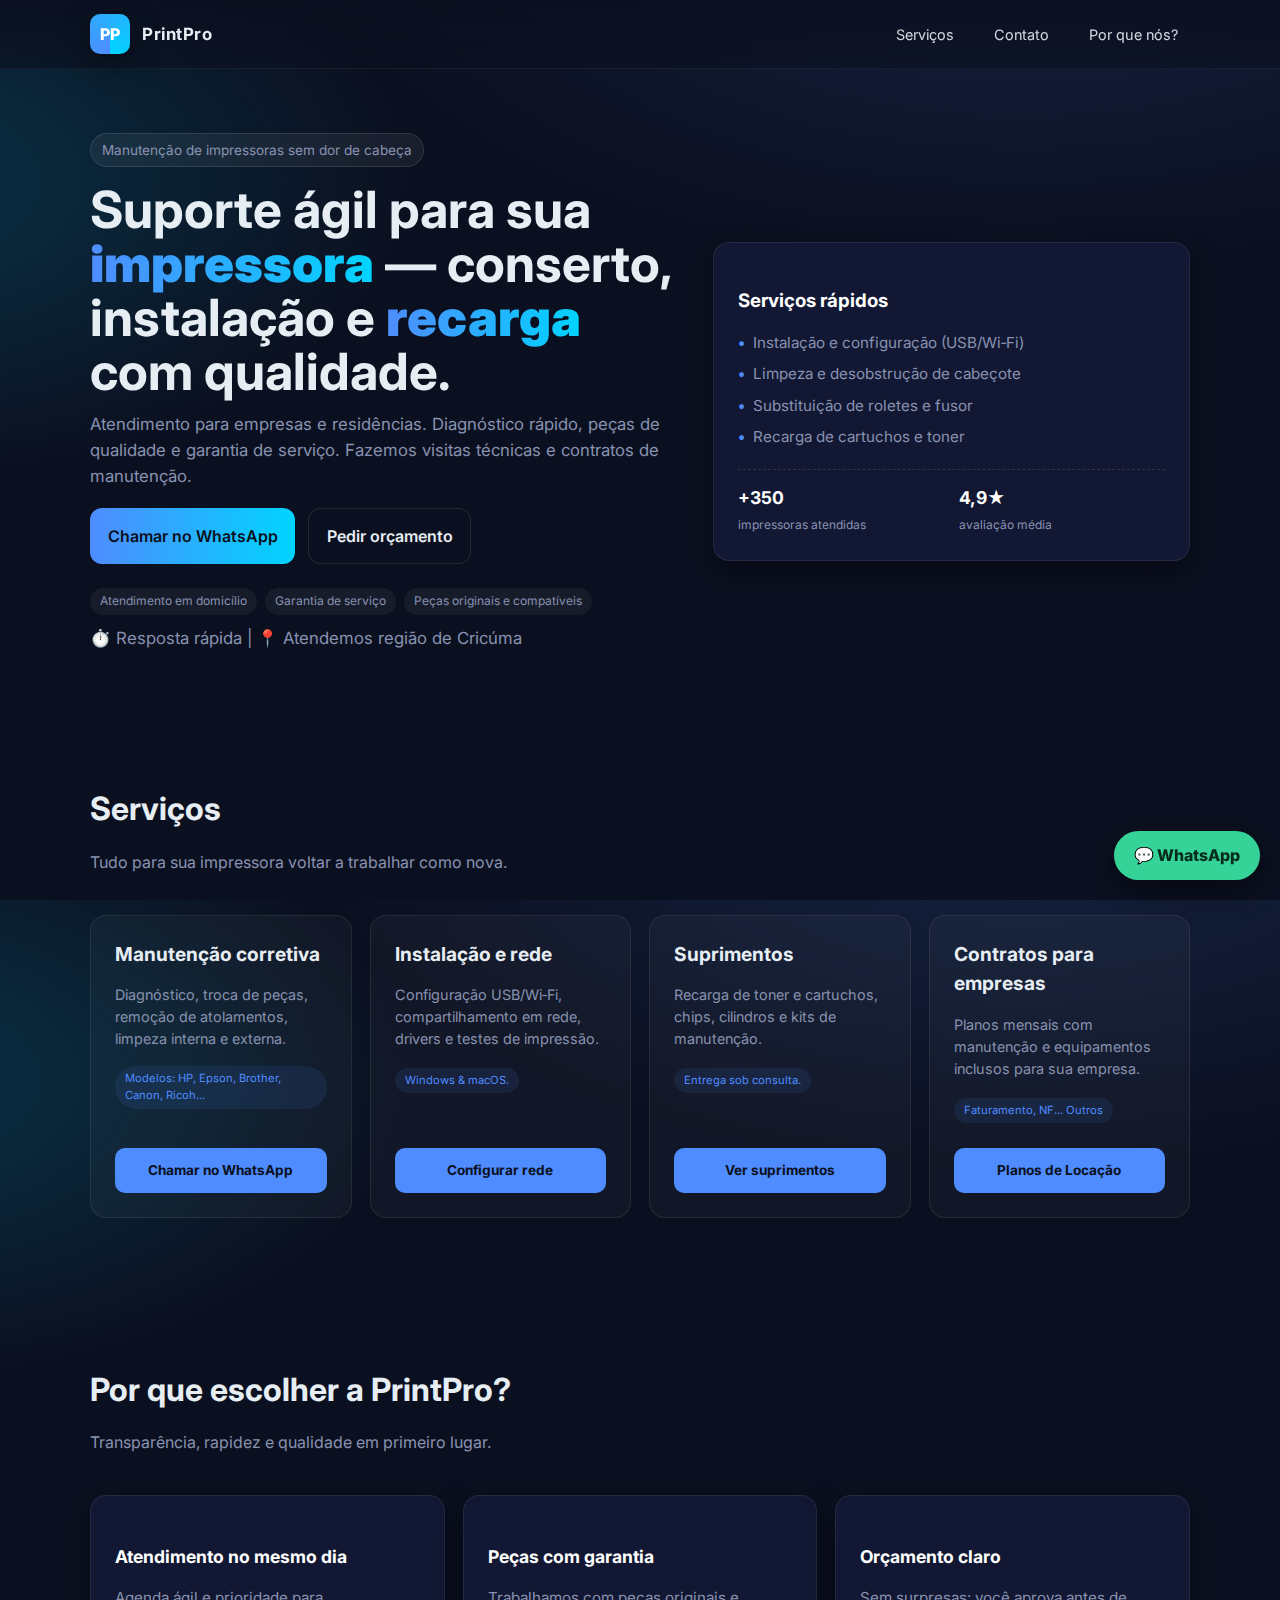
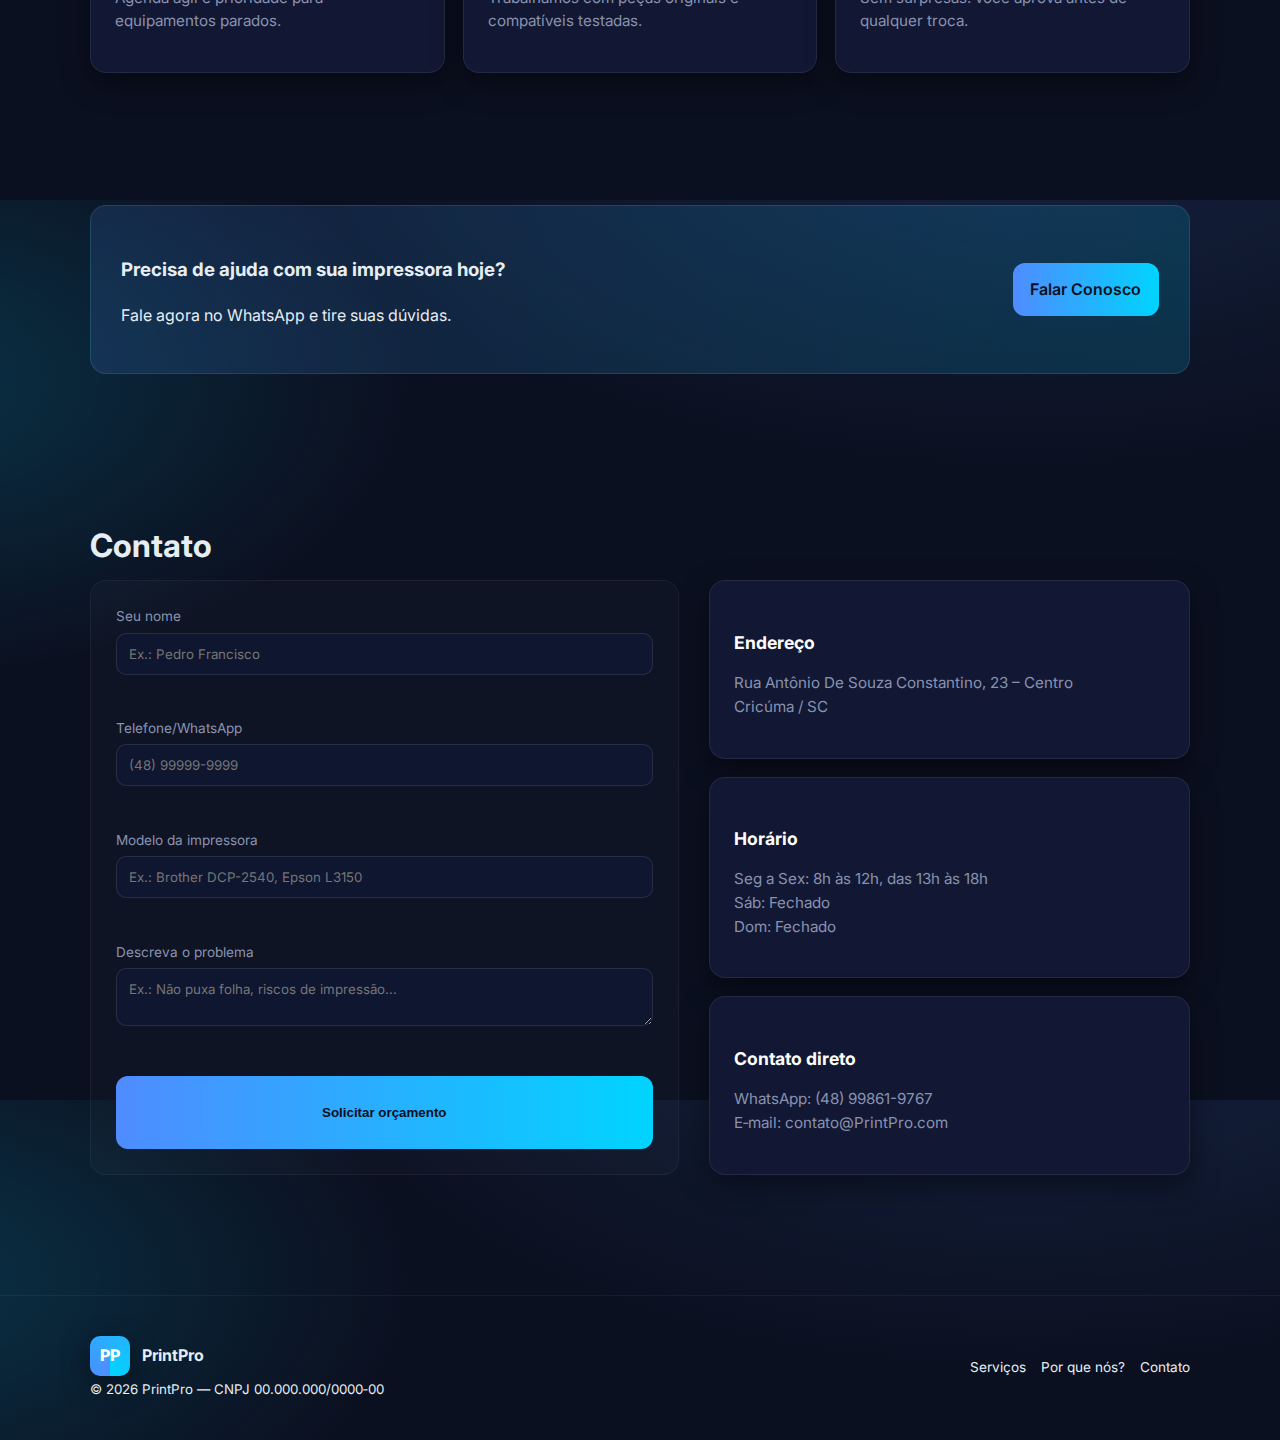
<file: index.html>
<!DOCTYPE html>
<html lang="pt-BR">
<head>
  <meta charset="UTF-8" />
  <meta name="viewport" content="width=device-width, initial-scale=1" />
  <title>PrintPro – Manutenção de Impressoras</title>
  <meta name="description" content="PrintPro: manutenção de impressoras, instalação, recarga de cartuchos e contratos de suporte para empresas e residências." />
  <link rel="preconnect" href="https://fonts.googleapis.com">
  <link rel="preconnect" href="https://fonts.gstatic.com" crossorigin>
  <link href="https://fonts.googleapis.com/css2?family=Inter:wght@300;400;500;600;700;800&display=swap" rel="stylesheet">
  <link rel="stylesheet" href="style.css">
</head>
<body>
  <header>
    <div class="wrap nav">
      <a class="brand" href="#topo" aria-label="PrintPro">
        <div class="logo" aria-hidden="true"><span>PP</span></div>
        <h1>PrintPro</h1>
      </a>
      <nav aria-label="Navegação principal">
        <ul>
          <li><a href="#servicos">Serviços</a></li>
          <li><a href="#contato">Contato</a></li>
          <li><a href="#diferenciais">Por que nós?</a></li>
        </ul>
      </nav>
    </div>
  </header>

  <main id="topo" class="wrap hero">
    <div class="grid">
      <div>
        <span class="kicker">Manutenção de impressoras sem dor de cabeça</span>
        <h2 class="title">Suporte ágil para sua <strong>impressora</strong> — conserto, instalação e <strong>recarga</strong> com qualidade.</h2>
        <p>Atendimento para empresas e residências. Diagnóstico rápido, peças de qualidade e garantia de serviço. Fazemos visitas técnicas e contratos de manutenção.</p>
        <div class="cta">
          <a class="btn primary" href="https://wa.me/5548998619767" target="_blank" rel="noopener">Chamar no WhatsApp</a>
          <a class="btn" href="#contato">Pedir orçamento</a>
        </div>
        <div class="badges">
          <span class="badge">Atendimento em domicílio</span>
          <span class="badge">Garantia de serviço</span>
          <span class="badge">Peças originais e compatíveis</span>
        </div>
        <p class="note">⏱️ Resposta rápida | 📍 Atendemos região de Cricúma</p>
      </div>

      <aside class="hero-card desktop-only" aria-label="Resumo de serviços">
        <h3>Serviços rápidos</h3>
        <ul>
          <li>Instalação e configuração (USB/Wi‑Fi)</li>
          <li>Limpeza e desobstrução de cabeçote</li>
          <li>Substituição de roletes e fusor</li>
          <li>Recarga de cartuchos e toner</li>
        </ul>
        <div class="stat">
          <div>
            <strong>+350</strong>
            <small>impressoras atendidas</small>
          </div>
          <div>
            <strong>4,9★</strong>
            <small>avaliação média</small>
          </div>
        </div>
      </aside>
    </div>
  </main>

  <section id="servicos" class="wrap">
    <h2 class="section-title">Serviços</h2>
    <p class="section-sub">Tudo para sua impressora voltar a trabalhar como nova.</p>
    <div class="cards">
      
      <div class="card">
        <div class="card-content">
          <h3>Manutenção corretiva</h3>
          <p>Diagnóstico, troca de peças, remoção de atolamentos, limpeza interna e externa.</p>
          <div class="chip">Modelos: HP, Epson, Brother, Canon, Ricoh...</div>
        </div>
        <a href="https://wa.me/5548998619767" target="_blank" class="btn-card">Chamar no WhatsApp</a>
      </div>

      <div class="card">
        <div class="card-content">
          <h3>Instalação e rede</h3>
          <p>Configuração USB/Wi‑Fi, compartilhamento em rede, drivers e testes de impressão.</p>
          <div class="chip">Windows & macOS.</div>
        </div>
        <a href="https://wa.me/5548998619767" target="_blank" class="btn-card">Configurar rede</a>
      </div>

      <div class="card">
        <div class="card-content">
          <h3>Suprimentos</h3>
          <p>Recarga de toner e cartuchos, chips, cilindros e kits de manutenção.</p>
          <div class="chip">Entrega sob consulta.</div>
        </div>
        <a href="suprimentos.html" class="btn-card">Ver suprimentos</a>
      </div>

      <div class="card">
        <div class="card-content">
          <h3>Contratos para empresas</h3>
          <p>Planos mensais com manutenção e equipamentos inclusos para sua empresa.</p>
          <div class="chip">Faturamento, NF... Outros</div>
        </div>
        <a href="contratos.html" class="btn-card">Planos de Locação</a>
      </div>
    </div>
  </section>

  <div class="wrap mobile-only">
    <aside class="hero-card">
      <h3>Serviços rápidos</h3>
      <ul>
        <li>Instalação e configuração (USB/Wi‑Fi)</li>
        <li>Limpeza e desobstrução de cabeçote</li>
        <li>Substituição de roletes e fusor</li>
        <li>Recarga de cartuchos e toner</li>
      </ul>
      <div class="stat">
        <div>
          <strong>+350</strong>
          <small>impressoras atendidas</small>
        </div>
        <div>
          <strong>4,9★</strong>
          <small>avaliação média</small>
        </div>
      </div>
    </aside>
  </div>

  <section id="diferenciais" class="wrap">
    <h2 class="section-title">Por que escolher a PrintPro?</h2>
    <p class="section-sub">Transparência, rapidez e qualidade em primeiro lugar.</p>
    <div class="features">
      <div class="feature">
        <h4>Atendimento no mesmo dia</h4>
        <p>Agenda ágil e prioridade para equipamentos parados.</p>
      </div>
      <div class="feature">
        <h4>Peças com garantia</h4>
        <p>Trabalhamos com peças originais e compatíveis testadas.</p>
      </div>
      <div class="feature">
        <h4>Orçamento claro</h4>
        <p>Sem surpresas: você aprova antes de qualquer troca.</p>
      </div>
    </div>
  </section>

  <section class="wrap">
    <div class="cta-block">
      <div>
        <h3>Precisa de ajuda com sua impressora hoje?</h3>
        <p>Fale agora no WhatsApp e tire suas dúvidas.</p>
      </div>
      <div>
        <a class="btn primary" href="https://wa.me/5548998619767" target="_blank" rel="noopener">Falar Conosco</a>
      </div>
    </div>
  </section>

  <section id="contato" class="wrap">
    <h2 class="section-title">Contato</h2>
    <div class="contact">
      <form onsubmit="event.preventDefault(); alert('Obrigado! Entraremos em contato em breve.');">
        <div>
          <label for="nome">Seu nome</label>
          <input id="nome" name="nome" placeholder="Ex.: Pedro Francisco" required>
        </div>
        <div>
          <label for="tel">Telefone/WhatsApp</label>
          <input id="tel" name="tel" placeholder="(48) 99999-9999" required>
        </div>
        <div>
          <label for="equip">Modelo da impressora</label>
          <input id="equip" name="equip" placeholder="Ex.: Brother DCP-2540, Epson L3150" required>
        </div>
        <div>
          <label for="msg">Descreva o problema</label>
          <textarea id="msg" name="msg" placeholder="Ex.: Não puxa folha, riscos de impressão..."></textarea>
        </div>
        <button class="btn primary" type="submit">Solicitar orçamento</button>
      </form>

      <aside>
        <div class="ajuste">
          <div class="feature">
            <h4>Endereço</h4>
            <p>Rua Antônio De Souza Constantino, 23 – Centro<br/>Cricúma / SC</p>
          </div>
          <div class="feature">
            <h4>Horário</h4>
            <p>Seg a Sex: 8h às 12h, das 13h às 18h<br/>Sáb: Fechado<br/>Dom: Fechado</p>
          </div>
          <div class="feature">
            <h4>Contato direto</h4>
            <p>WhatsApp: (48) 99861-9767<br/>E‑mail: contato@PrintPro.com</p>
          </div>
        </div>
      </aside>
    </div>
  </section>

  <footer>
    <div class="wrap foot">
      <div>
        <div class="brand">
          <div class="logo" aria-hidden="true"><span>PP</span></div>
          <strong>PrintPro</strong>
        </div>
        <small>© <span id="year"></span> PrintPro — CNPJ 00.000.000/0000‑00</small>
      </div>
      <div class="mini">
        <a href="#servicos">Serviços</a>
        <a href="#diferenciais">Por que nós?</a>
        <a href="#contato">Contato</a>
      </div>
    </div>
  </footer>

  <a class="wpp" href="https://wa.me/5548998619767" target="_blank" rel="noopener" aria-label="WhatsApp PrintPro">💬 WhatsApp</a>

  <script>
    document.getElementById('year').textContent = new Date().getFullYear();
  </script>
</body>
</html>
</file>
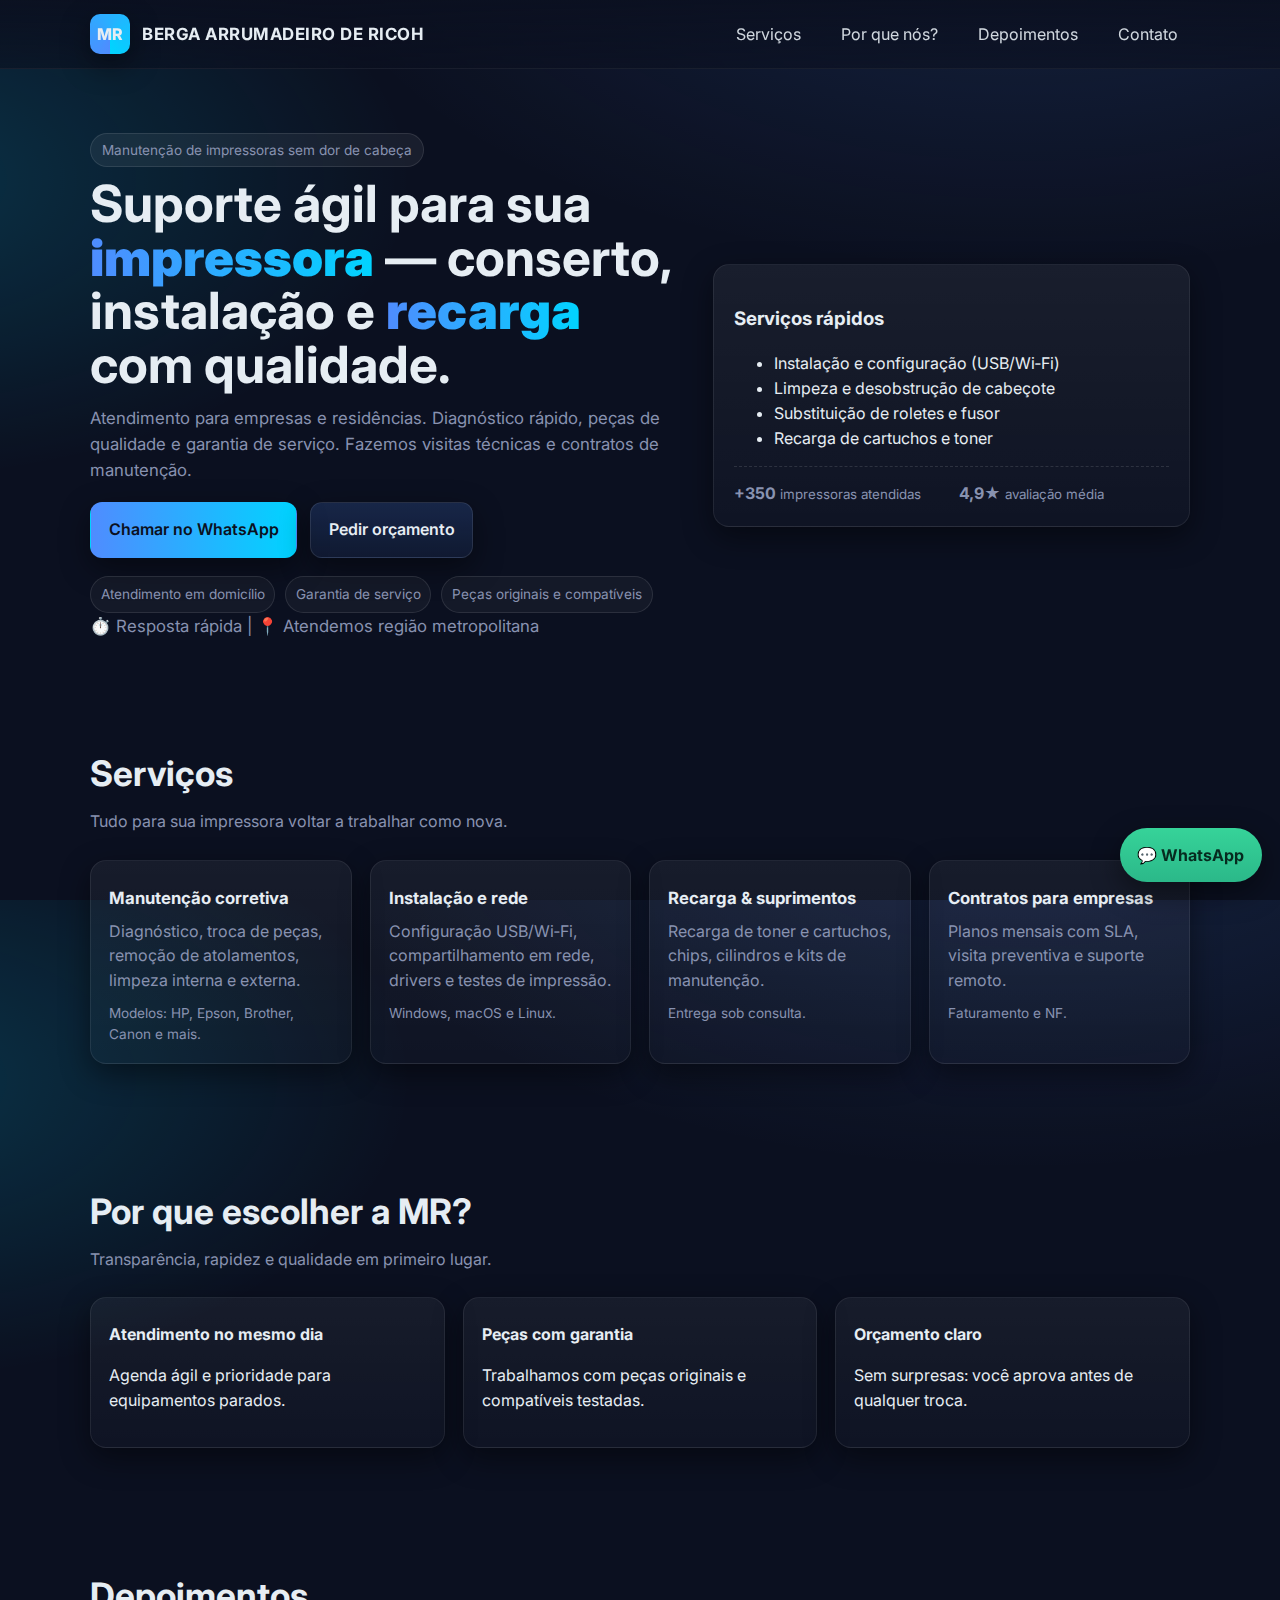
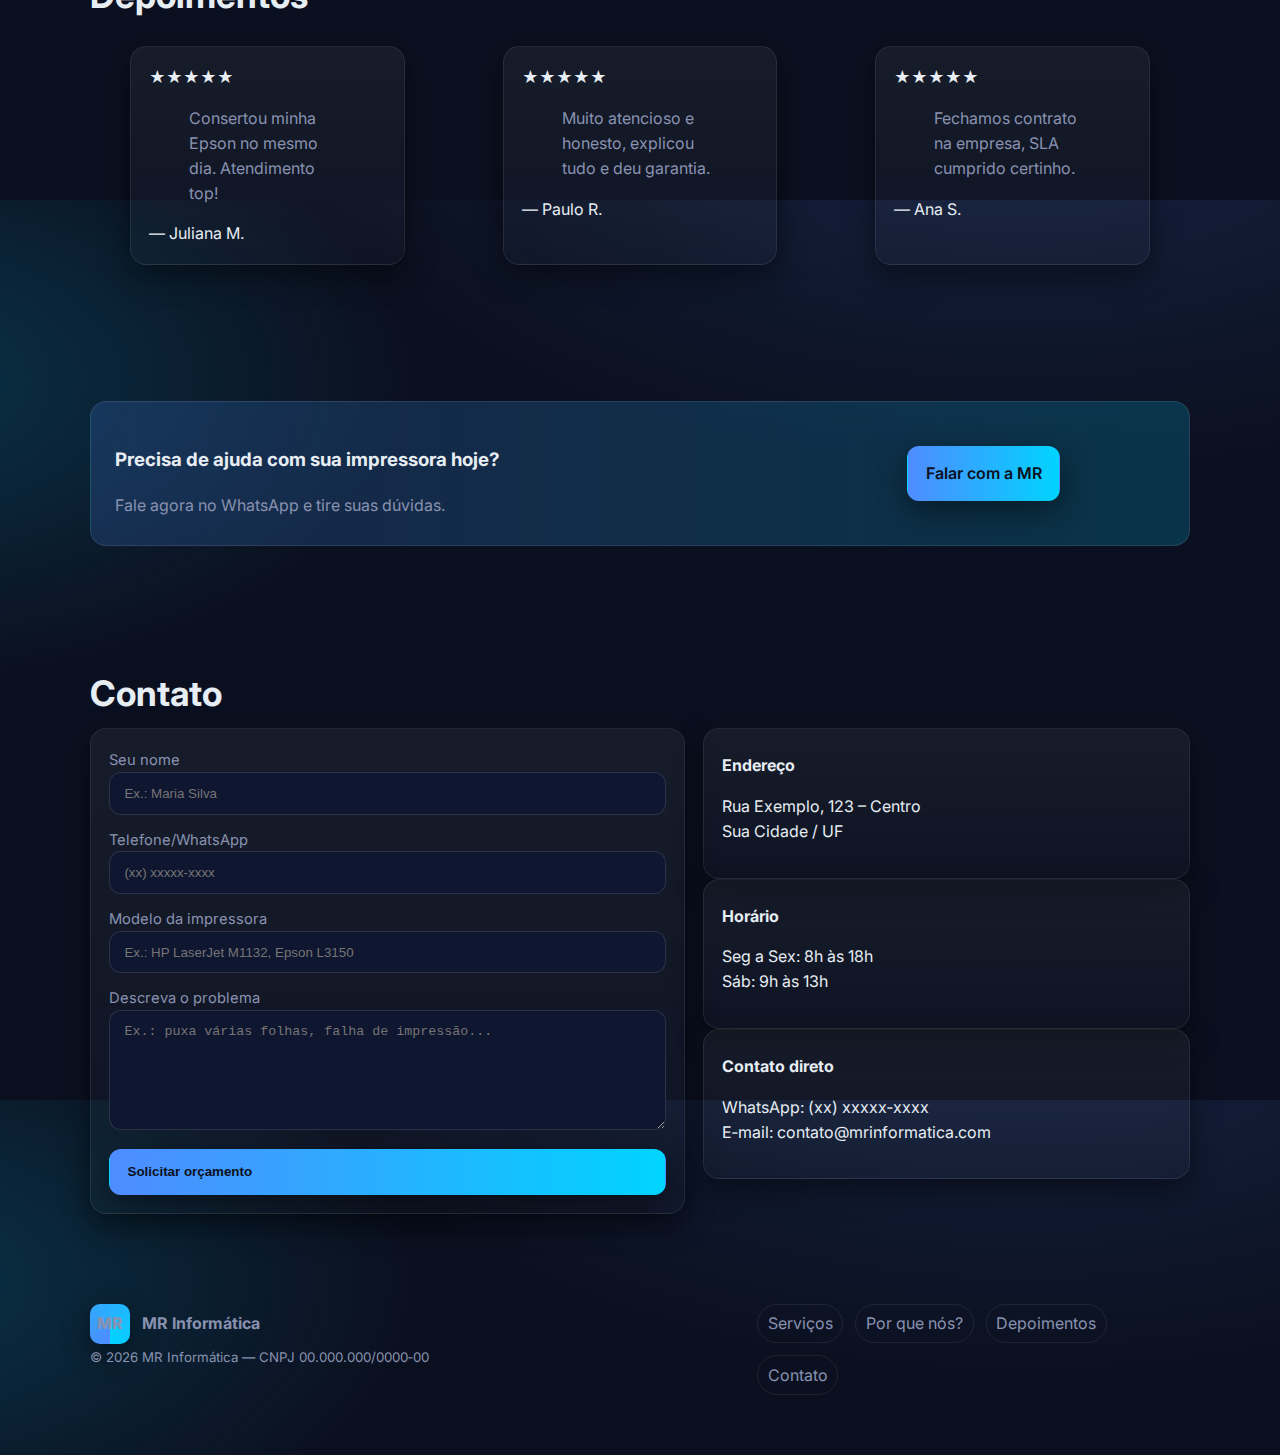
<file: berga.html>
<!DOCTYPE html>
<html lang="pt-BR">
<head>
  <meta charset="UTF-8" />
  <meta name="viewport" content="width=device-width, initial-scale=1" />
  <title>MR Informática – Manutenção de Impressoras</title>
  <meta name="description" content="MR Informática: manutenção de impressoras, instalação, recarga de cartuchos e contratos de suporte para empresas e residências." />
  <link rel="preconnect" href="https://fonts.googleapis.com">
  <link rel="preconnect" href="https://fonts.gstatic.com" crossorigin>
  <link href="https://fonts.googleapis.com/css2?family=Inter:wght@300;400;500;600;700;800&display=swap" rel="stylesheet">
  <link rel="stylesheet" href="berga.css">
</head>
<body>
  <!-- Header -->
  <header>
    <div class="wrap nav">
      <a class="brand" href="#topo" aria-label="MR Informática">
        <div class="logo" aria-hidden="true"><span>MR</span></div>
        <h1>BERGA ARRUMADEIRO DE RICOH</h1>
      </a>
      <nav aria-label="Navegação principal">
        <ul>
          <li><a href="#servicos">Serviços</a></li>
          <li><a href="#diferenciais">Por que nós?</a></li>
          <li><a href="#depoimentos">Depoimentos</a></li>
          <li><a href="#contato">Contato</a></li>
        </ul>
      </nav>
    </div>
  </header>

  <!-- Hero -->
  <main id="topo" class="wrap hero">
    <div class="grid">
      <div>
        <span class="kicker">Manutenção de impressoras sem dor de cabeça</span>
        <h2 class="title">Suporte ágil para sua <strong>impressora</strong> — conserto, instalação e <strong>recarga</strong> com qualidade.</h2>
        <p>Atendimento para empresas e residências. Diagnóstico rápido, peças de qualidade e garantia de serviço. Fazemos visitas técnicas e contratos de manutenção.</p>
        <div class="cta">
          <a class="btn primary" href="https://wa.me/5599999999999" target="_blank" rel="noopener">Chamar no WhatsApp</a>
          <a class="btn" href="#contato">Pedir orçamento</a>
        </div>
        <div class="badges">
          <span class="badge">Atendimento em domicílio</span>
          <span class="badge">Garantia de serviço</span>
          <span class="badge">Peças originais e compatíveis</span>
        </div>
        <p class="note">⏱️ Resposta rápida | 📍 Atendemos região metropolitana</p>
      </div>
      <aside class="hero-card" aria-label="Resumo de serviços">
        <h3>Serviços rápidos</h3>
        <ul>
          <li>Instalação e configuração (USB/Wi‑Fi)</li>
          <li>Limpeza e desobstrução de cabeçote</li>
          <li>Substituição de roletes e fusor</li>
          <li>Recarga de cartuchos e toner</li>
        </ul>
        <div class="stat">
          <div>
            <strong>+350</strong>
            <small>impressoras atendidas</small>
          </div>
          <div>
            <strong>4,9★</strong>
            <small>avaliação média</small>
          </div>
        </div>
      </aside>
    </div>
  </main>

  <!-- Serviços -->
  <section id="servicos" class="wrap">
    <h2 class="section-title">Serviços</h2>
    <p class="section-sub">Tudo para sua impressora voltar a trabalhar como nova.</p>
    <div class="cards">
      <article class="card">
        <h3>Manutenção corretiva</h3>
        <p>Diagnóstico, troca de peças, remoção de atolamentos, limpeza interna e externa.</p>
        <div class="chip">Modelos: HP, Epson, Brother, Canon e mais.</div>
      </article>
      <article class="card">
        <h3>Instalação e rede</h3>
        <p>Configuração USB/Wi‑Fi, compartilhamento em rede, drivers e testes de impressão.</p>
        <div class="chip">Windows, macOS e Linux.</div>
      </article>
      <article class="card">
        <h3>Recarga & suprimentos</h3>
        <p>Recarga de toner e cartuchos, chips, cilindros e kits de manutenção.</p>
        <div class="chip">Entrega sob consulta.</div>
      </article>
      <article class="card">
        <h3>Contratos para empresas</h3>
        <p>Planos mensais com SLA, visita preventiva e suporte remoto.</p>
        <div class="chip">Faturamento e NF.</div>
      </article>
    </div>
  </section>

  <!-- Diferenciais -->
  <section id="diferenciais" class="wrap">
    <h2 class="section-title">Por que escolher a MR?</h2>
    <p class="section-sub">Transparência, rapidez e qualidade em primeiro lugar.</p>
    <div class="features">
      <div class="feature">
        <h4>Atendimento no mesmo dia</h4>
        <p>Agenda ágil e prioridade para equipamentos parados.</p>
      </div>
      <div class="feature">
        <h4>Peças com garantia</h4>
        <p>Trabalhamos com peças originais e compatíveis testadas.</p>
      </div>
      <div class="feature">
        <h4>Orçamento claro</h4>
        <p>Sem surpresas: você aprova antes de qualquer troca.</p>
      </div>
    </div>
  </section>

  <!-- Depoimentos -->
  <section id="depoimentos" class="wrap">
    <h2 class="section-title">Depoimentos</h2>
    <div class="testimonials">
      <figure class="quote">
        <div class="stars">★★★★★</div>
        <blockquote>
          <p>Consertou minha Epson no mesmo dia. Atendimento top!</p>
        </blockquote>
        <figcaption>— Juliana M.</figcaption>
      </figure>
      <figure class="quote">
        <div class="stars">★★★★★</div>
        <blockquote>
          <p>Muito atencioso e honesto, explicou tudo e deu garantia.</p>
        </blockquote>
        <figcaption>— Paulo R.</figcaption>
      </figure>
      <figure class="quote">
        <div class="stars">★★★★★</div>
        <blockquote>
          <p>Fechamos contrato na empresa, SLA cumprido certinho.</p>
        </blockquote>
        <figcaption>— Ana S.</figcaption>
      </figure>
    </div>
  </section>

  <!-- CTA bloco -->
  <section class="wrap">
    <div class="cta-block">
      <div>
        <h3>Precisa de ajuda com sua impressora hoje?</h3>
        <p>Fale agora no WhatsApp e tire suas dúvidas.</p>
      </div>
      <div>
        <a class="btn primary" href="https://wa.me/5599999999999" target="_blank" rel="noopener">Falar com a MR</a>
      </div>
    </div>
  </section>

  <!-- Contato -->
  <section id="contato" class="wrap">
    <h2 class="section-title">Contato</h2>
    <div class="contact">
      <form onsubmit="event.preventDefault(); alert('Obrigado! Entraremos em contato em breve.');">
        <div>
          <label for="nome">Seu nome</label>
          <input id="nome" name="nome" placeholder="Ex.: Maria Silva" required>
        </div>
        <div>
          <label for="tel">Telefone/WhatsApp</label>
          <input id="tel" name="tel" placeholder="(xx) xxxxx-xxxx" required>
        </div>
        <div>
          <label for="equip">Modelo da impressora</label>
          <input id="equip" name="equip" placeholder="Ex.: HP LaserJet M1132, Epson L3150" required>
        </div>
        <div>
          <label for="msg">Descreva o problema</label>
          <textarea id="msg" name="msg" placeholder="Ex.: puxa várias folhas, falha de impressão..."></textarea>
        </div>
        <button class="btn primary" type="submit">Solicitar orçamento</button>
      </form>

      <aside>
        <div class="feature">
          <h4>Endereço</h4>
          <p>Rua Exemplo, 123 – Centro<br/>Sua Cidade / UF</p>
        </div>
        <div class="feature">
          <h4>Horário</h4>
          <p>Seg a Sex: 8h às 18h<br/>Sáb: 9h às 13h</p>
        </div>
        <div class="feature">
          <h4>Contato direto</h4>
          <p>WhatsApp: (xx) xxxxx‑xxxx<br/>E‑mail: contato@mrinformatica.com</p>
        </div>
      </aside>
    </div>
  </section>

  <!-- Footer -->
  <footer>
    <div class="wrap foot">
      <div>
        <div class="brand">
          <div class="logo" aria-hidden="true"><span>MR</span></div>
          <strong>MR Informática</strong>
        </div>
        <small>© <span id="year"></span> MR Informática — CNPJ 00.000.000/0000‑00</small>
      </div>
      <div class="mini">
        <a href="#servicos">Serviços</a>
        <a href="#diferenciais">Por que nós?</a>
        <a href="#depoimentos">Depoimentos</a>
        <a href="#contato">Contato</a>
      </div>
    </div>
  </footer>

  <!-- WhatsApp Floating -->
  <a class="wpp" href="https://wa.me/5599999999999" target="_blank" rel="noopener" aria-label="WhatsApp MR Informática">💬 WhatsApp</a>

  <script>
    document.getElementById('year').textContent = new Date().getFullYear();
  </script>
</body>
</html>
</file>
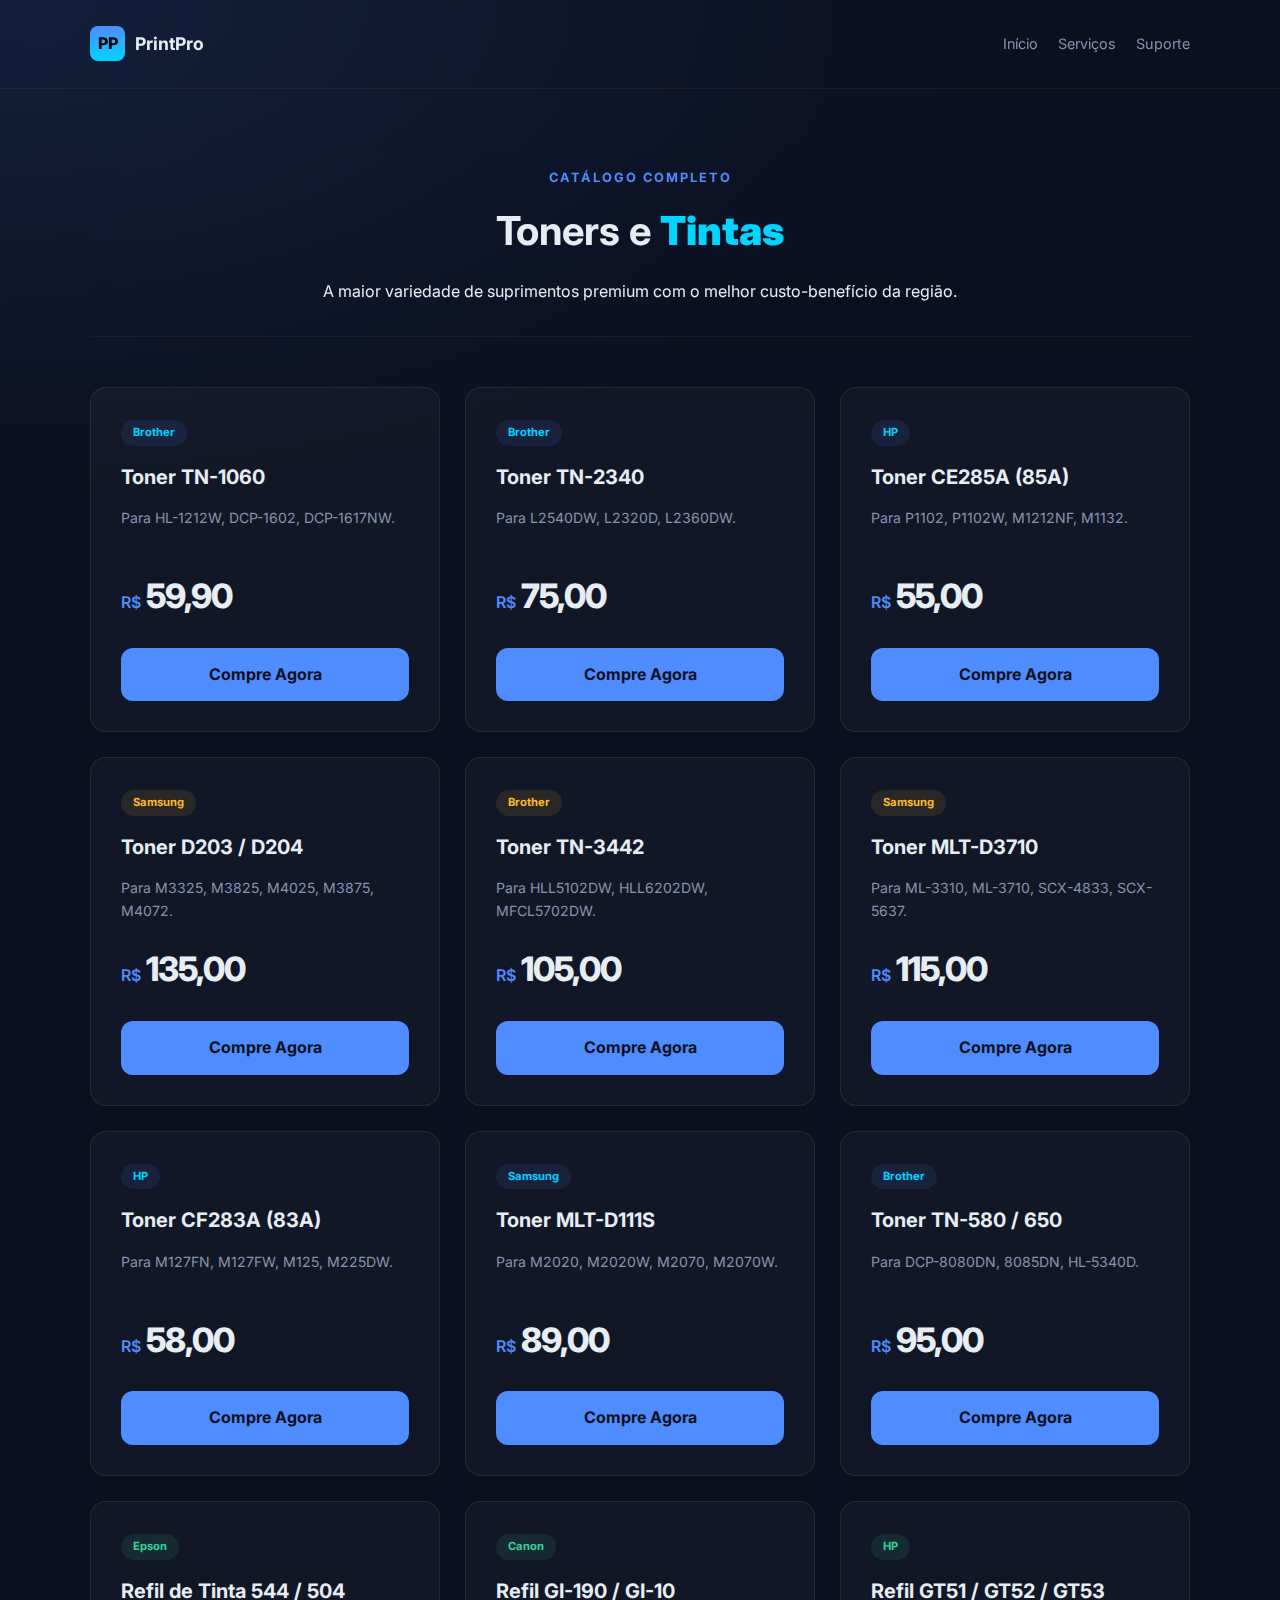
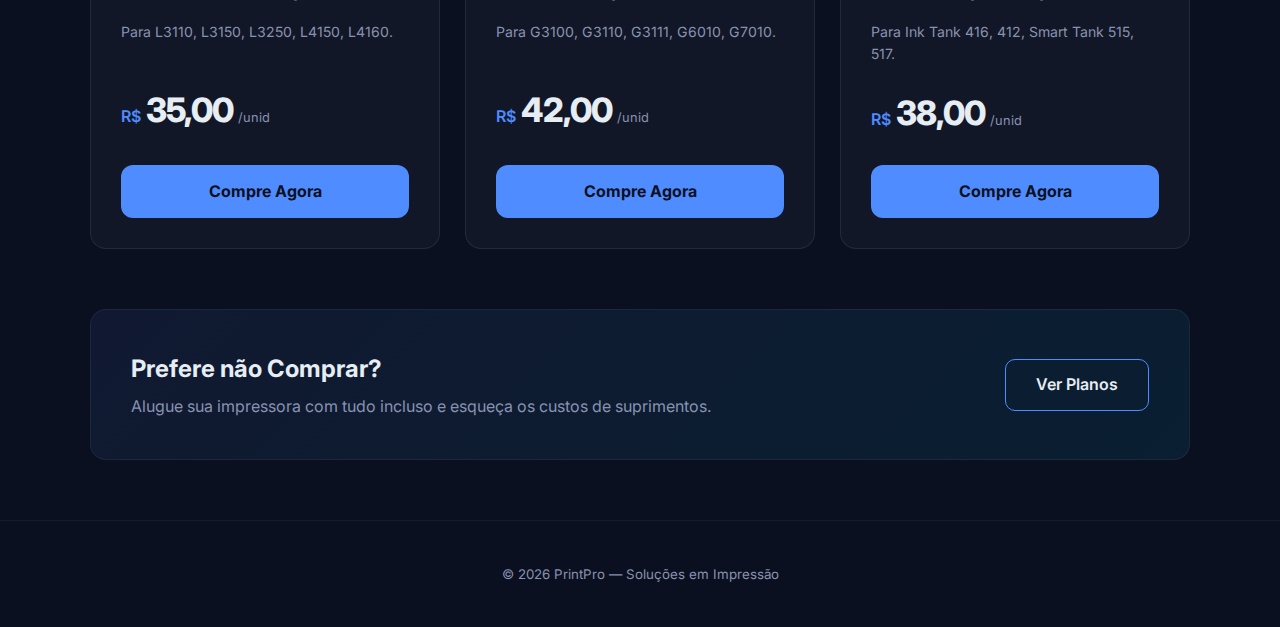
<file: suprimentos.html>
<!DOCTYPE html>
<html lang="pt-BR">
<head>
  <meta charset="UTF-8" />
  <meta name="viewport" content="width=device-width, initial-scale=1" />
  <title>Suprimentos – PrintPro</title>
  <meta name="description" content="Toda a linha de toners e tintas: 1060, 2340, D204, 544 e muito mais." />
  <link rel="preconnect" href="https://fonts.googleapis.com">
  <link rel="preconnect" href="https://fonts.gstatic.com" crossorigin>
  <link href="https://fonts.googleapis.com/css2?family=Inter:wght@300;400;500;600;700;800&display=swap" rel="stylesheet">
  <link rel="stylesheet" href="suprimentos.css">
</head>
<body>
  <header>
    <div class="wrap nav">
      <a class="brand" href="index.html">
        <div class="logo" aria-hidden="true"><span>PP</span></div>
        <h1>PrintPro</h1>
      </a>
      <nav aria-label="Navegação secundária">
        <ul>
          <li><a href="index.html">Início</a></li>
          <li><a href="index.html#servicos">Serviços</a></li>
          <li><a href="index.html#contato">Suporte</a></li>
        </ul>
      </nav>
    </div>
  </header>

  <main class="wrap shop-container">
    <header class="shop-header">
      <span class="kicker">Catálogo Completo</span>
      <h2 class="title">Toners e <strong>Tintas</strong></h2>
      <p>A maior variedade de suprimentos premium com o melhor custo-benefício da região.</p>
    </header>

    <div class="grid-products">
      
      <article class="product-card">
        <div class="product-info">
          <span class="badge-tag">Brother</span>
          <h3>Toner TN-1060</h3>
          <p>Para HL-1212W, DCP-1602, DCP-1617NW.</p>
          <div class="price">
            <span class="currency">R$</span>
            <span class="amount">59,90</span>
          </div>
        </div>
        <a href="https://wa.me/5548998619767?text=Olá,%20boa%20tarde!%20Tenho%20interesse%20no%20toner%201060" target="_blank" class="btn-buy">Compre Agora</a>
      </article>

      <article class="product-card">
        <div class="product-info">
          <span class="badge-tag">Brother</span>
          <h3>Toner TN-2340</h3>
          <p>Para L2540DW, L2320D, L2360DW.</p>
          <div class="price">
            <span class="currency">R$</span>
            <span class="amount">75,00</span>
          </div>
        </div>
        <a href="https://wa.me/5548998619767?text=Olá,%20boa%20tarde!%20Tenho%20interesse%20no%20toner%202340" target="_blank" class="btn-buy">Compre Agora</a>
      </article>

      <article class="product-card">
        <div class="product-info">
          <span class="badge-tag">HP</span>
          <h3>Toner CE285A (85A)</h3>
          <p>Para P1102, P1102W, M1212NF, M1132.</p>
          <div class="price">
            <span class="currency">R$</span>
            <span class="amount">55,00</span>
          </div>
        </div>
        <a href="https://wa.me/5548998619767?text=Olá,%20boa%20tarde!%20Tenho%20interesse%20no%20toner%20285" target="_blank" class="btn-buy">Compre Agora</a>
      </article>

      <article class="product-card">
        <div class="product-info">
          <span class="badge-tag corporativo">Samsung</span>
          <h3>Toner D203 / D204</h3>
          <p>Para M3325, M3825, M4025, M3875, M4072.</p>
          <div class="price">
            <span class="currency">R$</span>
            <span class="amount">135,00</span>
          </div>
        </div>
        <a href="https://wa.me/5548998619767?text=Olá,%20boa%20tarde!%20Tenho%20interesse%20no%20toner%20D204" target="_blank" class="btn-buy">Compre Agora</a>
      </article>

      <article class="product-card">
        <div class="product-info">
          <span class="badge-tag corporativo">Brother</span>
          <h3>Toner TN-3442</h3>
          <p>Para HLL5102DW, HLL6202DW, MFCL5702DW.</p>
          <div class="price">
            <span class="currency">R$</span>
            <span class="amount">105,00</span>
          </div>
        </div>
        <a href="https://wa.me/5548998619767?text=Olá,%20boa%20tarde!%20Tenho%20interesse%20no%20toner%203442" target="_blank" class="btn-buy">Compre Agora</a>
      </article>

      <article class="product-card">
        <div class="product-info">
          <span class="badge-tag corporativo">Samsung</span>
          <h3>Toner MLT-D3710</h3>
          <p>Para ML-3310, ML-3710, SCX-4833, SCX-5637.</p>
          <div class="price">
            <span class="currency">R$</span>
            <span class="amount">115,00</span>
          </div>
        </div>
        <a href="https://wa.me/5548998619767?text=Olá,%20boa%20tarde!%20Tenho%20interesse%20no%20toner%203710" target="_blank" class="btn-buy">Compre Agora</a>
      </article>

      <article class="product-card">
        <div class="product-info">
          <span class="badge-tag">HP</span>
          <h3>Toner CF283A (83A)</h3>
          <p>Para M127FN, M127FW, M125, M225DW.</p>
          <div class="price">
            <span class="currency">R$</span>
            <span class="amount">58,00</span>
          </div>
        </div>
        <a href="https://wa.me/5548998619767?text=Olá,%20boa%20tarde!%20Tenho%20interesse%20no%20toner%20283A" target="_blank" class="btn-buy">Compre Agora</a>
      </article>

      <article class="product-card">
        <div class="product-info">
          <span class="badge-tag">Samsung</span>
          <h3>Toner MLT-D111S</h3>
          <p>Para M2020, M2020W, M2070, M2070W.</p>
          <div class="price">
            <span class="currency">R$</span>
            <span class="amount">89,00</span>
          </div>
        </div>
        <a href="https://wa.me/5548998619767?text=Olá,%20boa%20tarde!%20Tenho%20interesse%20no%20toner%20D111" target="_blank" class="btn-buy">Compre Agora</a>
      </article>

      <article class="product-card">
        <div class="product-info">
          <span class="badge-tag">Brother</span>
          <h3>Toner TN-580 / 650</h3>
          <p>Para DCP-8080DN, 8085DN, HL-5340D.</p>
          <div class="price">
            <span class="currency">R$</span>
            <span class="amount">95,00</span>
          </div>
        </div>
        <a href="https://wa.me/5548998619767?text=Olá,%20boa%20tarde!%20Tenho%20interesse%20no%20toner%20TN580" target="_blank" class="btn-buy">Compre Agora</a>
      </article>

      <article class="product-card tinta">
        <div class="product-info">
          <span class="badge-tag specialty">Epson</span>
          <h3>Refil de Tinta 544 / 504</h3>
          <p>Para L3110, L3150, L3250, L4150, L4160.</p>
          <div class="price">
            <span class="currency">R$</span>
            <span class="amount">35,00</span>
            <small style="color:var(--muted); font-size:0.8rem">/unid</small>
          </div>
        </div>
        <a href="https://wa.me/5548998619767?text=Olá,%20boa%20tarde!%20Tenho%20interesse%20nas%20tintas%20Epson%20544" target="_blank" class="btn-buy">Compre Agora</a>
      </article>

      <article class="product-card tinta">
        <div class="product-info">
          <span class="badge-tag specialty">Canon</span>
          <h3>Refil GI-190 / GI-10</h3>
          <p>Para G3100, G3110, G3111, G6010, G7010.</p>
          <div class="price">
            <span class="currency">R$</span>
            <span class="amount">42,00</span>
            <small style="color:var(--muted); font-size:0.8rem">/unid</small>
          </div>
        </div>
        <a href="https://wa.me/5548998619767?text=Olá,%20boa%20tarde!%20Tenho%20interesse%20nas%20tintas%20Canon%20G10" target="_blank" class="btn-buy">Compre Agora</a>
      </article>

      <article class="product-card tinta">
        <div class="product-info">
          <span class="badge-tag specialty">HP</span>
          <h3>Refil GT51 / GT52 / GT53</h3>
          <p>Para Ink Tank 416, 412, Smart Tank 515, 517.</p>
          <div class="price">
            <span class="currency">R$</span>
            <span class="amount">38,00</span>
            <small style="color:var(--muted); font-size:0.8rem">/unid</small>
          </div>
        </div>
        <a href="https://wa.me/5548998619767?text=Olá,%20boa%20tarde!%20Tenho%20interesse%20nas%20tintas%20HP%20GT51" target="_blank" class="btn-buy">Compre Agora</a>
      </article>

    </div>

    <section class="locacao-banner">
      <div>
        <h3>Prefere não Comprar?</h3>
        <p>Alugue sua impressora com tudo incluso e esqueça os custos de suprimentos.</p>
      </div>
      <a href="contratos.html" class="btn-outline">Ver Planos</a>
    </section>
  </main>

  <footer>
    <div class="wrap foot">
      <small>© <span id="year"></span> PrintPro — Soluções em Impressão</small>
    </div>
  </footer>

  <script>
    document.getElementById('year').textContent = new Date().getFullYear();
  </script>
</body>
</html>
</file>
<file: style.css>
:root {
  --bg: #0b1020;
  --card: #121833;
  --muted: #8892b0;
  --text: #e6edf3;
  --brand: #4f8cff;
  --brand-2: #00d4ff;
  --ok: #36d399;
  --shadow: 0 10px 30px rgba(0, 0, 0, .45);
  --radius: 16px;
}

/* --- Resets e Globais --- */
* { box-sizing: border-box; }

html, body {
  margin: 0;
  height: 100%;
  scroll-behavior: smooth;
}

body {
  font-family: 'Inter', system-ui, -apple-system, sans-serif;
  background: radial-gradient(1200px 600px at 80% -10%, rgba(79, 140, 255, .15), transparent 60%),
              radial-gradient(900px 500px at -10% 20%, rgba(0, 212, 255, .18), transparent 60%),
              var(--bg);
  color: var(--text);
  line-height: 1.55;
}

a { color: inherit; text-decoration: none; }
img { max-width: 100%; display: block; }

.wrap {
  width: min(1100px, 92%);
  margin-inline: auto;
}

/* --- Controle de Visibilidade Responsiva --- */
.mobile-only { display: none; } /* Esconde no PC por padrão */

/* --- Header --- */
header {
  position: sticky;
  top: 0;
  z-index: 50;
  backdrop-filter: blur(10px);
  background: linear-gradient(to bottom, rgba(11, 16, 32, .9), rgba(11, 16, 32, .6));
  border-bottom: 1px solid rgba(255, 255, 255, .06);
}

.nav {
  display: flex;
  align-items: center;
  justify-content: space-between;
  padding: 14px 0;
}

.brand { display: flex; align-items: center; gap: .75rem; }

.logo {
  width: 40px;
  height: 40px;
  border-radius: 10px;
  background: conic-gradient(from 180deg, var(--brand), var(--brand-2));
  display: grid;
  place-items: center;
  box-shadow: var(--shadow);
}

.logo span { font-weight: 800; color: #fff; }
.brand h1 { font-size: 1.05rem; margin: 0; letter-spacing: .5px; }

nav ul {
  display: flex;
  gap: 1rem;
  list-style: none;
  margin: 0;
  padding: 0;
}

nav a {
  opacity: .9;
  padding: .5rem .75rem;
  border-radius: 999px;
  font-size: 0.9rem;
  transition: 0.3s;
}

nav a:hover { background: rgba(255, 255, 255, .06); }

/* --- Hero Section --- */
.hero .grid {
  display: grid;
  grid-template-columns: 1.1fr .9fr;
  gap: 40px;
  align-items: center;
  padding: 64px 0 28px;
}

.kicker {
  display: inline-flex;
  background: rgba(255, 255, 255, .06);
  border: 1px solid rgba(255, 255, 255, .1);
  padding: .35rem .7rem;
  border-radius: 999px;
  font-size: .85rem;
  color: var(--muted);
  margin-bottom: 1rem;
}

.title {
  font-size: clamp(1.9rem, 4.2vw, 3.2rem);
  line-height: 1.05;
  margin: 0 0 .8rem;
}

.title strong {
  background: linear-gradient(90deg, var(--brand), var(--brand-2));
  -webkit-background-clip: text;
  background-clip: text;
  color: transparent;
}

.hero p {
  color: var(--muted);
  font-size: 1.05rem;
  margin: 0 0 1.2rem;
}

.cta { display: flex; gap: .8rem; flex-wrap: wrap; margin-bottom: 1.5rem; }

.btn {
  display: inline-flex;
  align-items: center;
  justify-content: center;
  padding: .9rem 1.1rem;
  border-radius: 12px;
  font-weight: 600;
  transition: .2s;
  border: 1px solid rgba(255, 255, 255, .1);
  cursor: pointer;
}

.btn.primary {
  background: linear-gradient(90deg, var(--brand), var(--brand-2));
  color: #0b1020;
  border: none;
}

.btn:hover { transform: translateY(-2px); }

.badges { display: flex; flex-wrap: wrap; gap: 8px; margin-bottom: 10px; }
.badge {
  font-size: 0.75rem;
  padding: 4px 10px;
  background: rgba(255,255,255,0.05);
  border-radius: 99px;
  color: var(--muted);
}

.note { font-size: 0.85rem; color: var(--muted); margin-top: 10px; }

/* --- Hero Card (Aside) --- */
.hero-card {
  background: var(--card);
  border: 1px solid rgba(255, 255, 255, 0.08);
  border-radius: var(--radius);
  padding: 24px;
  box-shadow: var(--shadow);
}

.hero-card h3 { color: #fff; margin-bottom: 15px; }
.hero-card ul { list-style: none; padding: 0; margin-bottom: 20px; }
.hero-card li { margin-bottom: 8px; font-size: 0.95rem; color: var(--muted); display: flex; align-items: center; gap: 8px; }
.hero-card li::before { content: "•"; color: var(--brand); font-weight: bold; }

.stat {
  border-top: 1px dashed rgba(255, 255, 255, 0.12);
  margin-top: 14px;
  padding-top: 14px;
  display: grid;
  grid-template-columns: 1fr 1fr;
  gap: 14px;
}

.stat strong { color: #fff; display: block; font-size: 1.1rem; }
.stat small { color: var(--muted); font-size: 0.75rem; }

/* --- Seções Gerais --- */
section { padding: 60px 0; }
.section-title { font-size: 2rem; margin-bottom: 10px; }
.section-sub { color: var(--muted); margin-bottom: 40px; }

/* --- Serviços --- */
.cards { 
  display: grid; 
  grid-template-columns: repeat(4, 1fr); 
  gap: 18px; 
}

.card {
  position: relative;
  background: rgba(255, 255, 255, 0.03);
  border: 1px solid rgba(255, 255, 255, 0.08);
  border-radius: var(--radius);
  padding: 24px;
  transition: 0.3s;
  display: flex;
  flex-direction: column;
}

.card:hover { 
  border-color: var(--brand); 
  transform: translateY(-5px); 
  background: rgba(255, 255, 255, 0.05);
}

.card-content { flex-grow: 1; }
.card h3 { margin: 0 0 10px 0; font-size: 1.2rem; }
.card p { color: var(--muted); font-size: 0.9rem; margin-bottom: 15px; }

.chip { 
  display: inline-block; 
  margin-bottom: 25px; 
  font-size: 0.7rem; 
  color: var(--brand); 
  background: rgba(79, 140, 255, 0.1); 
  padding: 4px 10px; 
  border-radius: 99px; 
}

.btn-card {
  display: block;
  width: 100%;
  background: var(--brand);
  color: #0b1020;
  text-align: center;
  font-weight: 700;
  padding: 12px;
  border-radius: 10px;
  transition: 0.3s;
  font-size: 0.85rem;
}

.btn-card:hover {
  background: var(--brand-2);
  box-shadow: 0 5px 15px rgba(0, 212, 255, 0.3);
}

/* --- Diferenciais --- */
.features {
  display: grid;
  grid-template-columns: repeat(3, 1fr);
  gap: 18px;
}

.feature {
  background: var(--card);
  border: 1px solid rgba(255, 255, 255, 0.08);
  border-radius: var(--radius);
  padding: 24px;
  box-shadow: var(--shadow);
}

.feature h4 { color: #fff; margin-bottom: 12px; font-size: 1.1rem; }
.feature p { color: var(--muted); font-size: 0.95rem; }

/* --- Bloco CTA Meio --- */
.cta-block {
  margin-top: 12px;
  background: linear-gradient(90deg, rgba(79, 140, 255, .15), rgba(0, 212, 255, .15));
  border: 1px solid rgba(255, 255, 255, .1);
  padding: 30px;
  border-radius: var(--radius);
  display: flex;
  justify-content: space-between;
  align-items: center;
  gap: 20px;
}

/* --- Contato --- */
.contact { display: grid; grid-template-columns: 1.1fr .9fr; gap: 30px; }

form { 
  display: grid; 
  gap: 15px; 
  background: rgba(255,255,255,0.02); 
  padding: 25px; 
  border-radius: var(--radius); 
  border: 1px solid rgba(255,255,255,0.05); 
}

form label { font-size: 0.85rem; color: var(--muted); margin-bottom: 5px; display: block; }

input, textarea { 
  background: #0f1630; 
  border: 1px solid rgba(255,255,255,0.1); 
  padding: 12px; 
  border-radius: 10px; 
  color: #fff; 
  width: 100%; 
  outline: none; 
  font-family: inherit;
}

.ajuste { display: flex; flex-direction: column; gap: 18px; }

/* --- Footer --- */
footer { padding: 40px 0; border-top: 1px solid rgba(255,255,255,0.05); margin-top: 60px; }
.foot { display: flex; justify-content: space-between; align-items: center; }
.mini { display: flex; gap: 15px; font-size: 0.85rem; }

/* --- WhatsApp Flutuante --- */
.wpp { 
  position: fixed; 
  bottom: 20px; 
  right: 20px; 
  background: var(--ok); 
  color: #062b1f; 
  padding: 12px 20px; 
  border-radius: 50px; 
  font-weight: 800; 
  box-shadow: var(--shadow); 
  z-index: 100; 
  transition: 0.3s;
}

.wpp:hover { transform: scale(1.05); }

/* ============================================================
   RESPONSIVIDADE (MEDIA QUERIES)
   ============================================================ */

@media (max-width: 980px) {
  /* Alternância de visibilidade */
  .desktop-only { display: none !important; }
  .mobile-only { display: block !important; }
  
  .hero .grid, 
  .contact, 
  .cta-block { 
    grid-template-columns: 1fr; 
    text-align: center; 
  }

  .nav {
    flex-direction: column;
    gap: 1rem;
    padding: 20px 0;
  }

  .cta { justify-content: center; }

  .cards { grid-template-columns: repeat(2, 1fr); }
  .features { grid-template-columns: repeat(2, 1fr); }

  .cta-block { flex-direction: column; }

  /* Ajuste de margem para o card que desceu */
  .mobile-only .hero-card {
    margin-top: 20px;
    margin-bottom: 40px;
  }
}

@media (max-width: 600px) {
  :root { --radius: 12px; }

  section { padding: 40px 0; }

  .title { font-size: 1.8rem; }
  .section-title { font-size: 1.6rem; text-align: center; }
  .section-sub { text-align: center; }

  .cards, 
  .features,
  .stat { 
    grid-template-columns: 1fr; 
  }

  .btn, .btn-card {
    width: 100%;
    padding: 1.1rem;
    font-size: 1rem;
  }

  .cta { flex-direction: column; }

  .foot {
    flex-direction: column;
    gap: 1.5rem;
    text-align: center;
  }

  nav ul {
    width: 100%;
    justify-content: center;
    gap: 5px;
  }
  
  nav a { font-size: 0.8rem; }

  .wpp {
    right: 15px;
    left: 15px;
    bottom: 15px;
    text-align: center;
  }
}
</file>
<file: berga.css>
:root{
    --bg:#0b1020;          /* fundo principal escuro */
    --card:#121833;        /* cartões */
    --muted:#8892b0;       /* texto secundário */
    --text:#e6edf3;        /* texto principal claro */
    --brand:#4f8cff;       /* cor principal */
    --brand-2:#00d4ff;     /* cor gradiente */
    --ok:#36d399;          /* destaque positivo */
    --shadow: 0 10px 30px rgba(0,0,0,.45);
    --radius: 16px;
  }
  
  *{box-sizing:border-box}
  html,body{margin:0;height:100%}
  body{
    font-family: Inter, system-ui, -apple-system, Segoe UI, Roboto, Arial, sans-serif;
    background: radial-gradient(1200px 600px at 80% -10%, rgba(79,140,255,.15), transparent 60%),
                radial-gradient(900px 500px at -10% 20%, rgba(0,212,255,.18), transparent 60%),
                var(--bg);
    color:var(--text);
    line-height:1.55;
  }
  
  a{color:inherit;text-decoration:none}
  img{max-width:100%;display:block}
  
  /* Container base */
  .wrap{width:min(1100px, 92%);margin-inline:auto}
  
  /* Header */
  header{
    position:sticky;top:0;z-index:50;
    backdrop-filter: blur(10px);
    background: linear-gradient(to bottom, rgba(11,16,32,.9), rgba(11,16,32,.6));
    border-bottom:1px solid rgba(255,255,255,.06);
  }
  .nav{display:flex;align-items:center;justify-content:space-between;padding:14px 0;}
  .brand{display:flex;align-items:center;gap:.75rem;}
  .logo{
    width:40px;height:40px;border-radius:10px;
    background: conic-gradient(from 180deg, var(--brand), var(--brand-2));
    display:grid;place-items:center;box-shadow: var(--shadow);
  }
  .logo span{font-weight:800}
  .brand h1{font-size:1.05rem;margin:0;letter-spacing:.5px}
  nav ul{display:flex;gap:1rem;list-style:none;margin:0;padding:0}
  nav a{opacity:.9;padding:.5rem .75rem;border-radius:999px}
  nav a:hover{background:rgba(255,255,255,.06)}
  
  /* Hero */
  .hero{position:relative;}
  .hero .grid{display:grid;grid-template-columns: 1.1fr .9fr;gap:40px;align-items:center;padding:64px 0 28px}
  .kicker{display:inline-flex;align-items:center;gap:.5rem;background:rgba(255,255,255,.06);border:1px solid rgba(255,255,255,.1);padding:.35rem .7rem;border-radius:999px;font-size:.85rem;color:var(--muted)}
  .title{font-size:clamp(1.9rem, 4.2vw, 3.2rem);line-height:1.05;margin:.6rem 0 .8rem}
  .title strong{background: linear-gradient(90deg, var(--brand), var(--brand-2));-webkit-background-clip:text;background-clip:text;color:transparent}
  .hero p{color:var(--muted);font-size:1.05rem;margin:0 0 1.2rem}
  .cta{display:flex;gap:.8rem;flex-wrap:wrap}
  .btn{
    display:inline-flex;align-items:center;gap:.6rem;padding:.9rem 1.1rem;border-radius:12px;border:1px solid rgba(255,255,255,.1);
    background:linear-gradient(180deg, rgba(79,140,255,.18), rgba(79,140,255,.08));
    font-weight:600;box-shadow:var(--shadow)
  }
  .btn:hover{transform:translateY(-1px)}
  .btn.primary{background:linear-gradient(90deg, var(--brand), var(--brand-2));color:#0b1020;border-color:transparent}
  .note{display:flex;align-items:center;gap:.5rem;margin-top:.7rem;font-size:.92rem;color:var(--muted)}
  
  .hero-card{
    background:linear-gradient(180deg, rgba(255,255,255,.06), rgba(255,255,255,.02));
    border:1px solid rgba(255,255,255,.08);border-radius:var(--radius);
    padding:20px;box-shadow:var(--shadow)
  }
  .hero-card .stat{
    display:grid;grid-template-columns:1fr 1fr;gap:14px;border-top:1px dashed rgba(255,255,255,.12);margin-top:14px;padding-top:14px;color:var(--muted)
  }
  
  /* Badges */
  .badges{display:flex;flex-wrap:wrap;gap:10px;margin-top:18px}
  .badge{border:1px solid rgba(255,255,255,.1);padding:.45rem .6rem;border-radius:999px;font-size:.85rem;color:var(--muted);background:rgba(255,255,255,.04)}
  
  /* Seções */
  section{padding:60px 0}
  .section-title{font-size:clamp(1.4rem, 3.4vw, 2.2rem);margin:0 0 8px}
  .section-sub{margin:0 0 26px;color:var(--muted)}
  
  .cards{display:grid;grid-template-columns: repeat(4, 1fr);gap:18px}
  .card{background:linear-gradient(180deg, rgba(255,255,255,.05), rgba(255,255,255,.02));
    border:1px solid rgba(255,255,255,.08);border-radius:var(--radius);padding:18px;box-shadow:var(--shadow)}
  .card h3{margin:6px 0 8px;font-size:1.05rem}
  .card p{margin:0;color:var(--muted)}
  .card .chip{display:inline-flex;gap:.5rem;align-items:center;margin-top:10px;font-size:.85rem;color:var(--muted)}
  
  /* Diferenciais */
  .features{display:grid;grid-template-columns: repeat(3, 1fr);gap:18px}
  .feature{background:linear-gradient(180deg, rgba(255,255,255,.05), rgba(255,255,255,.02));
    border:1px solid rgba(255,255,255,.08);border-radius:var(--radius);padding:18px;box-shadow:var(--shadow)}
  .feature h4{margin:6px 0 8px}
  
  /* Depoimentos */
  .testimonials{display:grid;grid-template-columns: repeat(3, 1fr);gap:18px}
  .quote{background:linear-gradient(180deg, rgba(255,255,255,.05), rgba(255,255,255,.02));
    border:1px solid rgba(255,255,255,.08);border-radius:var(--radius);padding:18px;box-shadow:var(--shadow)}
  .quote p{margin:.2rem 0;color:var(--muted)}
  .stars{font-size:1rem}
  
  /* CTA bloco */
  .cta-block{display:grid;grid-template-columns:1.5fr .5fr;gap:18px;align-items:center;background:linear-gradient(90deg, rgba(79,140,255,.18), rgba(0,212,255,.18));border:1px solid rgba(255,255,255,.1);padding:24px;border-radius:var(--radius)}
  .cta-block p{margin:.2rem 0;color:var(--muted)}
  .cta-block .btn{justify-content:center}
  
  /* Contato */
  .contact{display:grid;grid-template-columns: 1.1fr .9fr;gap:18px}
  form{
    display:grid;gap:12px;background:linear-gradient(180deg, rgba(255,255,255,.05), rgba(255,255,255,.02));
    border:1px solid rgba(255,255,255,.08);border-radius:var(--radius);padding:18px;box-shadow:var(--shadow)
  }
  label{font-size:.92rem;color:var(--muted)}
  input, textarea{
    width:100%;padding:.8rem .9rem;border-radius:12px;border:1px solid rgba(255,255,255,.12);
    background:#0f1630;color:var(--text);outline:0
  }
  textarea{min-height:120px;resize:vertical}
  
  /* Footer */
  footer{padding:30px 0 60px;color:var(--muted)}
  .foot{display:grid;grid-template-columns: 1.2fr .8fr;gap:18px;align-items:start}
  .foot small{color:var(--muted)}
  .mini{display:flex;gap:12px;flex-wrap:wrap}
  .mini a{padding:.4rem .6rem;border:1px solid rgba(255,255,255,.08);border-radius:999px}
  
  /* WhatsApp Floating */
  .wpp{
    position:fixed;right:18px;bottom:18px;z-index:60;border-radius:999px;
    background:linear-gradient(180deg,var(--ok),#2bb889);padding:.9rem 1.1rem;box-shadow:var(--shadow);
    display:flex;align-items:center;gap:.6rem;font-weight:700;color:#062b1f
  }
  
  /* Responsivo */
  @media (max-width: 980px){
    .hero .grid, .contact, .cta-block{grid-template-columns:1fr}
    .cards{grid-template-columns: 1fr 1fr}
    .features{grid-template-columns: 1fr 1fr}
    .testimonials{grid-template-columns: 1fr 1fr}
  }
  @media (max-width: 620px){
    nav ul{display:none}
    .cards, .features, .testimonials{grid-template-columns: 1fr}
    .kicker{font-size:.78rem}
    .title{font-size:1.9rem}
  }
</file>
<file: suprimentos.css>
:root {
  --bg: #0b1020;
  --card: #121833;
  --muted: #8892b0;
  --text: #e6edf3;
  --brand: #4f8cff;
  --brand-2: #00d4ff;
  --ok: #36d399;
  --warning: #fbbd23;
  --shadow: 0 10px 30px rgba(0,0,0,.45);
  --radius: 16px;
}

* { box-sizing: border-box; }

body {
  margin: 0;
  font-family: Inter, sans-serif;
  background: radial-gradient(1000px 500px at top left, rgba(79,140,255,0.12), transparent), var(--bg);
  color: var(--text);
  line-height: 1.6;
}

.wrap { width: min(1100px, 92%); margin-inline: auto; }

/* Header */
header {
  padding: 15px 0;
  border-bottom: 1px solid rgba(255,255,255,0.05);
  backdrop-filter: blur(10px);
}

.nav { display: flex; justify-content: space-between; align-items: center; }
.brand { display: flex; align-items: center; gap: 10px; text-decoration: none; }
.logo { 
  width: 35px; height: 35px; background: linear-gradient(var(--brand), var(--brand-2)); 
  border-radius: 8px; display: grid; place-items: center; font-weight: 800; color: #000;
}
.brand h1 { font-size: 1.1rem; margin: 0; color: var(--text); }

nav ul { display: flex; list-style: none; gap: 20px; padding: 0; }
nav a { text-decoration: none; color: var(--muted); font-size: 0.9rem; transition: 0.3s; }
nav a:hover { color: var(--brand); }

/* Vitrine */
.shop-container { padding: 60px 0; }
.shop-header { margin-bottom: 50px; text-align: center; }

.kicker { color: var(--brand); font-size: 0.8rem; text-transform: uppercase; letter-spacing: 2px; font-weight: 700; }
.title { font-size: 2.5rem; margin: 10px 0; }
.title strong { color: var(--brand-2); }

.grid-products {
  display: grid;
  grid-template-columns: repeat(auto-fit, minmax(280px, 1fr));
  gap: 25px;
}

.product-card {
  background: rgba(255,255,255,0.03);
  border: 1px solid rgba(255,255,255,0.08);
  border-radius: var(--radius);
  padding: 30px;
  display: flex;
  flex-direction: column;
  justify-content: space-between;
  transition: 0.4s cubic-bezier(0.175, 0.885, 0.32, 1.275);
}

.product-card:hover {
  transform: translateY(-12px);
  background: rgba(255,255,255,0.07);
  border-color: var(--brand);
  box-shadow: 0 15px 40px rgba(0, 0, 0, 0.5), 0 0 20px rgba(79, 140, 255, 0.15);
}

.badge-tag {
  background: rgba(79, 140, 255, 0.1);
  color: var(--brand-2);
  padding: 4px 12px;
  font-size: 0.7rem;
  font-weight: 700;
  border-radius: 999px;
  display: inline-block;
  margin-bottom: 15px;
}

.badge-tag.corporativo {
  background: rgba(251, 189, 35, 0.1);
  color: var(--warning);
}

.badge-tag.specialty {
  background: rgba(54, 211, 153, 0.1);
  color: var(--ok);
}

.product-card h3 { margin: 0 0 8px 0; font-size: 1.25rem; }
.product-card p { color: var(--muted); font-size: 0.88rem; margin-bottom: 20px; min-height: 42px; }

.price { display: flex; align-items: baseline; gap: 5px; margin-bottom: 25px; }
.currency { font-size: 1rem; color: var(--brand); font-weight: 600; }
.amount { font-size: 2.1rem; font-weight: 800; color: var(--text); letter-spacing: -1px; }

.btn-buy {
  background: var(--brand);
  color: #0b1020;
  text-align: center;
  text-decoration: none;
  font-weight: 700;
  padding: 14px;
  border-radius: 12px;
  transition: 0.3s;
}

.btn-buy:hover {
  background: var(--brand-2);
  box-shadow: 0 8px 20px rgba(0, 212, 255, 0.35);
}

/* Banner Locação */
.locacao-banner {
  margin-top: 60px;
  background: linear-gradient(135deg, rgba(79, 140, 255, 0.08), rgba(0, 212, 255, 0.08));
  padding: 40px;
  border-radius: var(--radius);
  border: 1px solid rgba(255,255,255,0.06);
  display: flex;
  justify-content: space-between;
  align-items: center;
  flex-wrap: wrap;
  gap: 20px;
}

.locacao-banner h3 { margin: 0 0 5px 0; font-size: 1.5rem; }
.locacao-banner p { margin: 0; color: var(--muted); }

.btn-outline {
  border: 1px solid var(--brand);
  padding: 12px 30px;
  color: var(--text);
  text-decoration: none;
  border-radius: 10px;
  font-weight: 600;
  transition: 0.3s;
}

.btn-outline:hover { background: var(--brand); color: #000; }

/* Footer */
footer { padding: 40px 0; text-align: center; color: var(--muted); border-top: 1px solid rgba(255,255,255,0.05); }

@media (max-width: 768px) {
  .locacao-banner { text-align: center; justify-content: center; }
  .title { font-size: 2rem; }
  .amount { font-size: 1.8rem; }
}
</file>
